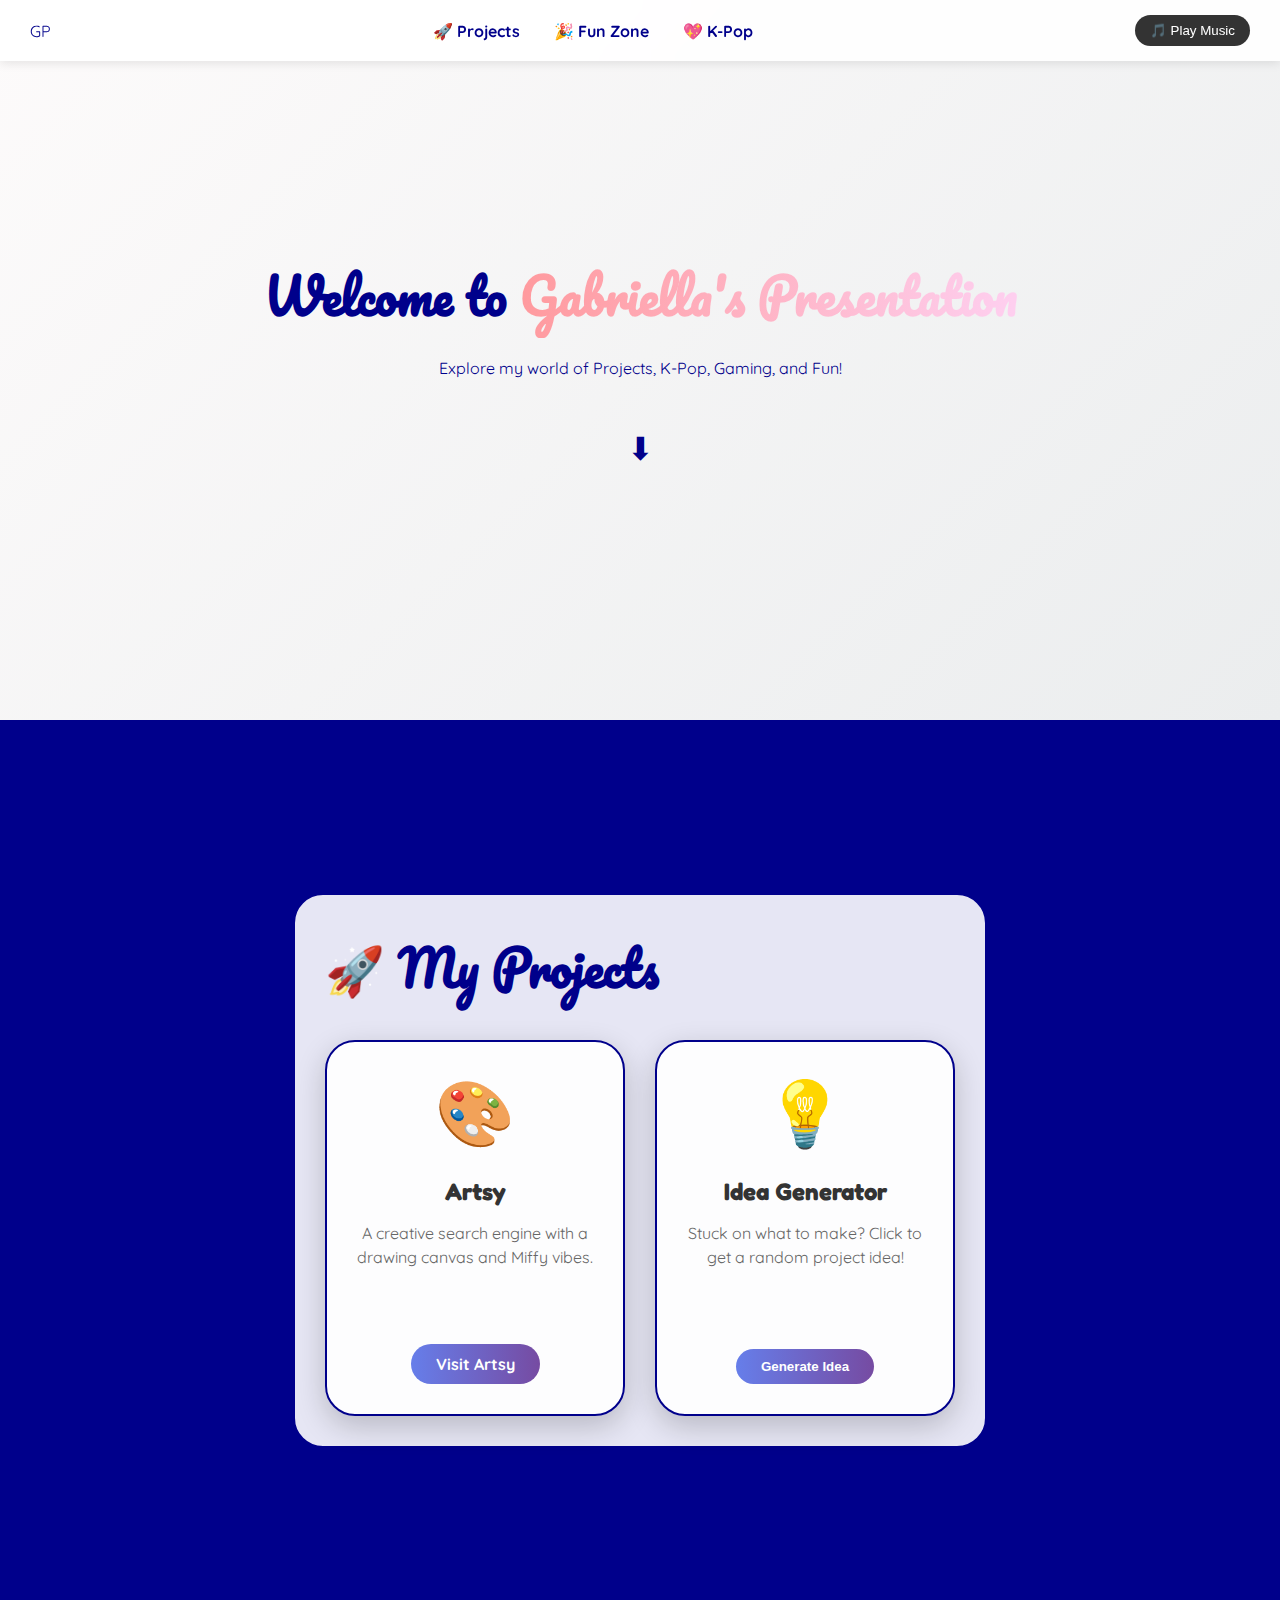
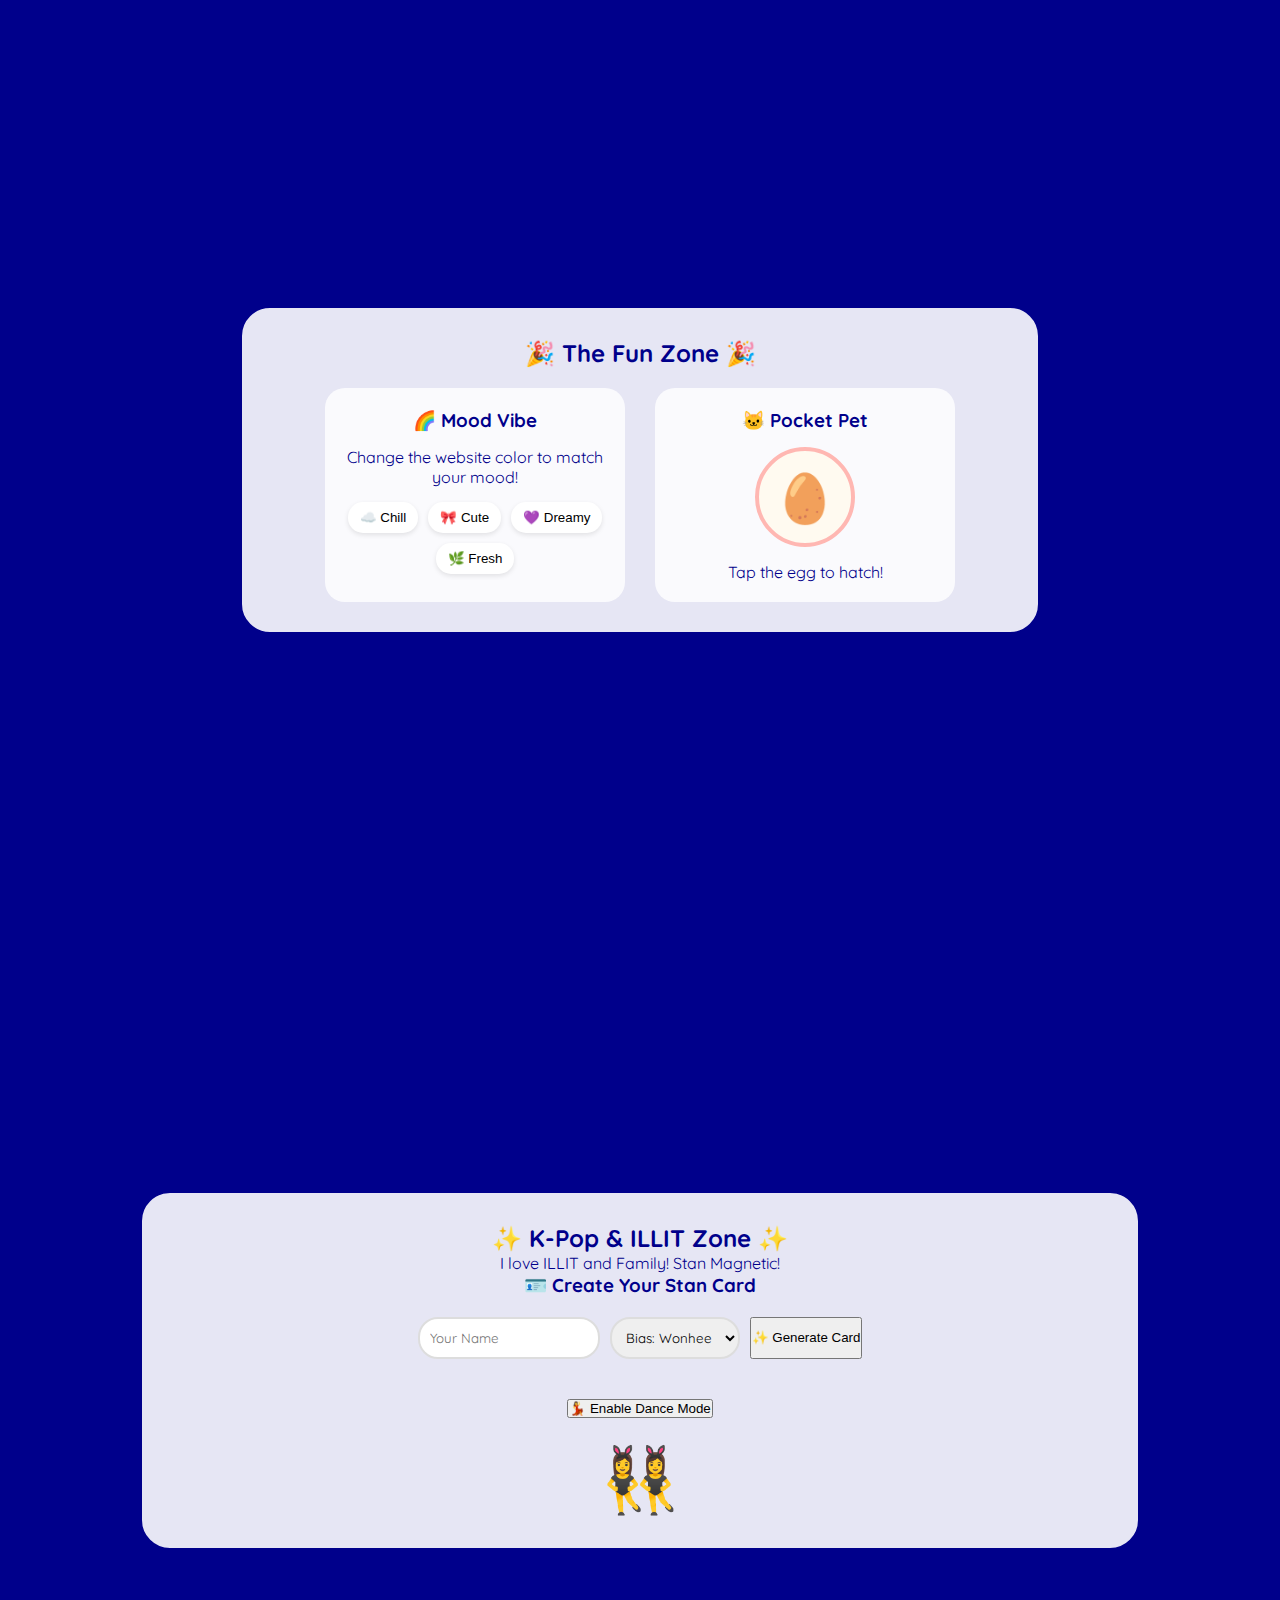
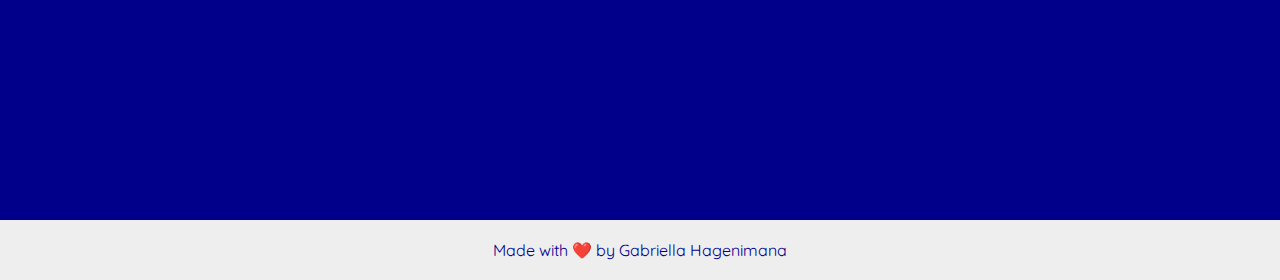
<file: index.html>
<!DOCTYPE html>
<html lang="en">

<head>
    <meta charset="UTF-8">
    <meta name="viewport" content="width=device-width, initial-scale=1.0">
    <title>Gabriella's Presentation</title>
    <link rel="stylesheet" href="gabriella.css">
    <link
        href="https://fonts.googleapis.com/css2?family=Fredoka+One&family=Orbitron:wght@500&family=Pacifico&family=Quicksand:wght@500;700&display=swap"
        rel="stylesheet">
</head>

<body>
    <nav class="sticky-nav">
        <div class="logo">GP</div>
        <div class="nav-links">
            <a href="#projects">🚀 Projects</a>
            <a href="#funzone">🎉 Fun Zone</a>
            <a href="#kpop">💖 K-Pop</a>
        </div>
        <button id="globalMusicBtn">🎵 Play Music</button>
    </nav>

    <header class="hero">
        <h1>Welcome to <span class="highlight">Gabriella's Presentation</span></h1>
        <p>Explore my world of Projects, K-Pop, Gaming, and Fun!</p>
        <div class="scroll-down">⬇</div>
    </header>

    <section id="projects" class="section projects-section">
        <div class="content">
            <h2 style="margin-bottom: 30px; font-family: 'Pacifico'; font-size: 3rem;">🚀 My Projects</h2>
            <div class="projects-grid">
                <!-- Artsy Card -->
                <div class="project-card">
                    <div class="card-icon">🎨</div>
                    <h3>Artsy</h3>
                    <p>A creative search engine with a drawing canvas and Miffy vibes.</p>
                    <a href="artsy.html" class="project-btn">Visit Artsy</a>
                </div>
                <!-- Idea Generator Card -->
                <div class="project-card">
                    <div class="card-icon">💡</div>
                    <h3>Idea Generator</h3>
                    <p>Stuck on what to make? Click to get a random project idea!</p>
                    <div id="ideaResult" style="min-height: 40px; font-weight: bold; color: #764ba2; margin: 5px 0;">
                    </div>
                    <button id="ideaBtn" class="project-btn">Generate Idea</button>
                </div>
            </div>
        </div>
    </section>

    <section id="funzone" class="section fun-section">
        <div class="content glass-card" style="max-width: 800px;">
            <h2>🎉 The Fun Zone 🎉</h2>
            <div class="fun-grid">
                <!-- Mood Switcher -->
                <div class="fun-item">
                    <h3>🌈 Mood Vibe</h3>
                    <p>Change the website color to match your mood!</p>
                    <div class="mood-btns">
                        <button class="mood-btn" data-color="linear-gradient(135deg, #fdfbfb 0%, #ebedee 100%)">☁️
                            Chill</button>
                        <button class="mood-btn" data-color="linear-gradient(135deg, #ff9a9e 0%, #fecfef 99%)">🎀
                            Cute</button>
                        <button class="mood-btn" data-color="linear-gradient(135deg, #a18cd1 0%, #fbc2eb 100%)">💜
                            Dreamy</button>
                        <button class="mood-btn" data-color="linear-gradient(135deg, #84fab0 0%, #8fd3f4 100%)">🌿
                            Fresh</button>
                    </div>
                </div>

                <!-- Virtual Pet -->
                <div class="fun-item">
                    <h3>🐱 Pocket Pet</h3>
                    <div id="petArea" class="pet-area">
                        <span id="petIcon" style="font-size: 3rem;">🥚</span>
                    </div>
                    <p id="petStatus">Tap the egg to hatch!</p>
                </div>
            </div>
        </div>
    </section>

    <section id="kpop" class="section kpop-section">
        <div class="content glass-card">
            <h2>✨ K-Pop & ILLIT Zone ✨</h2>
            <p>I love ILLIT and Family! Stan Magnetic!</p>

            <div class="illit-activity">
                <h3>🪪 Create Your Stan Card</h3>
                <div class="stan-maker">
                    <input type="text" id="stanName" placeholder="Your Name" maxlength="12">
                    <select id="stanBias">
                        <option value="Wonhee">Bias: Wonhee</option>
                        <option value="Minju">Bias: Minju</option>
                        <option value="Iroha">Bias: Iroha</option>
                        <option value="Moka">Bias: Moka</option>
                        <option value="Yunah">Bias: Yunah</option>
                        <option value="OT5">Bias: OT5</option>
                    </select>
                    <button id="generateCardBtn" class="action-btn">✨ Generate Card</button>
                </div>

                <div id="stanCardDisplay" class="stan-card hidden">
                    <div class="card-header">ILLIT STAN</div>
                    <div class="card-photo">🎀</div>
                    <div class="card-info">
                        <h4 id="cardName">Name</h4>
                        <p id="cardBias">Bias: OT5</p>
                    </div>
                    <div class="card-footer">Super Fan Verified ✅</div>
                </div>

                <button id="danceBtn" class="action-btn" style="margin-top: 20px;">💃 Enable Dance Mode</button>
                <div id="danceFloor"><span class="dancer">👯‍♀️</span></div>
            </div>
        </div>
    </section>





    <footer>
        <p>Made with ❤️ by Gabriella Hagenimana</p>
    </footer>

    <script src="gabriella.js"></script>
</body>

</html>
</file>
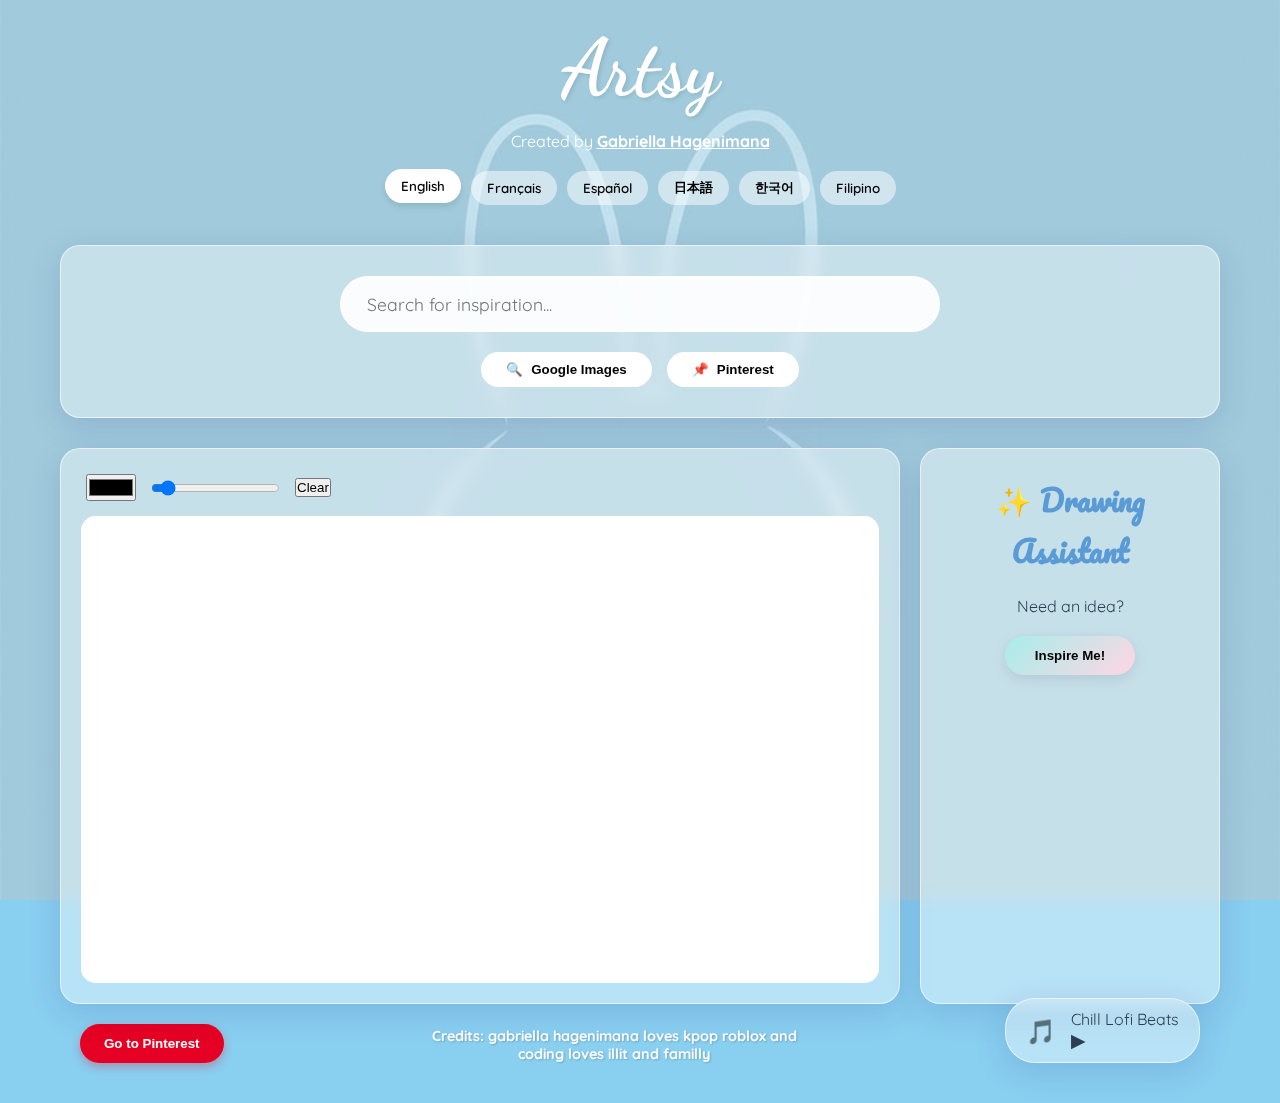
<file: artsy.html>
<!DOCTYPE html>
<html lang="en">

<head>
    <meta charset="UTF-8">
    <meta name="viewport" content="width=device-width, initial-scale=1.0">
    <title>Artsy</title>
    <link rel="stylesheet" href="style.css">
    <link
        href="https://fonts.googleapis.com/css2?family=Dancing+Script:wght@700&family=Pacifico&family=Quicksand:wght@400;500;600&display=swap"
        rel="stylesheet">
</head>

<body>
    <div class="background-overlay"></div>

    <header>
        <h1 class="logo">Artsy</h1>
        <p style="color: white; font-family: 'Quicksand'; margin-bottom: 5px;">Created by <a href="index.html"
                style="color: white; font-weight: bold; text-decoration: underline;">Gabriella Hagenimana</a></p>
        <div class="language-bar">
            <button class="lang-btn active" data-lang="en">English</button>
            <button class="lang-btn" data-lang="fr">Français</button>
            <button class="lang-btn" data-lang="es">Español</button>
            <button class="lang-btn" data-lang="jp">日本語</button>
            <button class="lang-btn" data-lang="kr">한국어</button>
            <button class="lang-btn" data-lang="ph">Filipino</button>
        </div>
    </header>

    <main>
        <div class="search-container glass-panel">
            <input type="text" id="searchInput" placeholder="Search for inspiration...">
            <div class="search-actions">
                <button id="googleBtn" class="action-btn">
                    <span class="icon">🔍</span> Google Images
                </button>
                <button id="pinterestBtn" class="action-btn">
                    <span class="icon">📌</span> Pinterest
                </button>
            </div>
        </div>

        <div class="workspace-container">
            <div class="canvas-area glass-panel">
                <div class="canvas-controls">
                    <input type="color" id="colorPicker" value="#000000">
                    <input type="range" id="brushSize" min="1" max="50" value="5">
                    <button id="clearCanvas">Clear</button>
                </div>
                <canvas id="drawingCanvas"></canvas>
            </div>

            <div class="ai-helper glass-panel">
                <h3>✨ Drawing Assistant</h3>
                <p id="aiPrompt">Need an idea?</p>
                <button id="aiMagicBtn" class="magic-btn">Inspire Me!</button>
                <div id="aiSuggestion" class="suggestion-box"></div>
            </div>
        </div>



        <footer>
            <button id="pinterestFooterBtn" class="floating-btn">
                Go to Pinterest
            </button>

            <div class="credits">
                <p>Credits: gabriella hagenimana loves kpop roblox and coding loves illit and familly</p>
            </div>

            <div class="music-player glass-panel">
                <span class="music-icon">🎵</span>
                <div class="music-info">
                    <span class="track-name">Chill Lofi Beats</span>
                    <div class="controls">
                        <button id="playPauseBtn">▶</button>
                    </div>
                </div>
            </div>
        </footer>

        <script src="script.js"></script>
</body>

</html>
</file>
<file: gabriella.css>
:root {
    --illit-pink: #FFD1DC;
    --illit-blue: #E0F7FA;
    --roblox-red: #EE3333;
    --code-dark: #1E1E1E;
    --code-green: #00FF00;
}

* {
    margin: 0;
    padding: 0;
    box-sizing: border-box;
    scroll-behavior: smooth;
}

body {
    font-family: 'Quicksand', sans-serif;
    overflow-x: hidden;
}

/* Nav */
.sticky-nav {
    position: fixed;
    top: 0;
    width: 100%;
    display: flex;
    justify-content: space-between;
    align-items: center;
    padding: 15px 30px;
    background: rgba(255, 255, 255, 0.9);
    backdrop-filter: blur(10px);
    z-index: 1000;
    box-shadow: 0 2px 10px rgba(0, 0, 0, 0.1);
}

.nav-links a,
.back-link {
    text-decoration: none;
    color: #333;
    font-weight: bold;
    margin: 0 15px;
    transition: color 0.3s;
}

.nav-links a:hover {
    color: var(--roblox-red);
}

#globalMusicBtn {
    background: #333;
    color: white;
    border: none;
    padding: 8px 15px;
    border-radius: 20px;
    cursor: pointer;
}

/* Hero */
.hero {
    height: 80vh;
    display: flex;
    flex-direction: column;
    justify-content: center;
    align-items: center;
    background: linear-gradient(135deg, #fdfbfb 0%, #ebedee 100%);
    text-align: center;
    padding: 20px;
}

.hero h1 {
    font-size: 3rem;
    margin-bottom: 20px;
    font-family: 'Pacifico', cursive;
}

.highlight {
    background: linear-gradient(to right, #ff9a9e 0%, #fecfef 99%, #fecfef 100%);
    -webkit-background-clip: text;
    -webkit-text-fill-color: transparent;
}

.scroll-down {
    margin-top: 50px;
    font-size: 2rem;
    animation: bounce 2s infinite;
}

/* Sections */
.section {
    min-height: 100vh;
    padding: 80px 20px;
    display: flex;
    justify-content: center;
    align-items: center;
}

/* K-Pop Section */
.kpop-section {
    background: linear-gradient(45deg, var(--illit-pink), var(--illit-blue));
    font-family: 'Quicksand', sans-serif;
}

.glass-card {
    background: rgba(255, 255, 255, 0.6);
    padding: 40px;
    border-radius: 30px;
    border: 2px solid white;
    text-align: center;
    max-width: 600px;
    width: 100%;
}

.dancer {
    font-size: 4rem;
    display: inline-block;
    margin-top: 20px;
    transition: transform 0.2s;
}

.dancing {
    animation: dance 1s infinite alternate;
}

@keyframes dance {
    0% {
        transform: translateY(0) rotate(-10deg);
    }

    100% {
        transform: translateY(-20px) rotate(10deg);
    }
}


/* Projects buttons animation */
.project-btn:active {
    transform: scale(0.95);
}

footer {
    text-align: center;
    padding: 20px;
    background: #eee;
}

@keyframes bounce {

    0%,
    20%,
    50%,
    80%,
    100% {
        transform: translateY(0);
    }

    40% {
        transform: translateY(-20px);
    }

    60% {
        transform: translateY(-10px);
    }
}

/* Projects Section */
.projects-section {
    background: linear-gradient(135deg, #667eea 0%, #764ba2 100%);
    flex-direction: column;
}

.projects-grid {
    display: flex;
    gap: 30px;
    flex-wrap: wrap;
    justify-content: center;
}

.project-card {
    background: white;
    border-radius: 20px;
    padding: 30px;
    width: 300px;
    text-align: center;
    box-shadow: 0 10px 30px rgba(0, 0, 0, 0.2);
    transition: transform 0.3s;
    display: flex;
    flex-direction: column;
    align-items: center;
    gap: 15px;
}

.project-card:hover {
    transform: translateY(-10px);
}

.card-icon {
    font-size: 4rem;
    margin-bottom: 10px;
}

.project-card h3 {
    font-family: 'Fredoka One', cursive;
    font-size: 1.5rem;
    color: #333;
}

.project-card p {
    color: #666;
    line-height: 1.5;
}

.project-btn {
    margin-top: auto;
    background: linear-gradient(to right, #667eea, #764ba2);
    color: white;
    text-decoration: none;
    padding: 10px 25px;
    border-radius: 25px;
    font-weight: bold;
    border: none;
    cursor: pointer;
    transition: box-shadow 0.3s;
}

.project-btn:hover {
    box-shadow: 0 5px 15px rgba(118, 75, 162, 0.4);
}

.project-btn:disabled {
    background: #ccc;
    cursor: not-allowed;
    box-shadow: none;
}

/* Stan Card Maker */
.stan-maker {
    display: flex;
    gap: 10px;
    justify-content: center;
    margin: 20px 0;
    flex-wrap: wrap;
}

.stan-active {
    display: flex !important;
    animation: popIn 0.5s cubic-bezier(0.175, 0.885, 0.32, 1.275);
}

@keyframes popIn {
    from {
        transform: scale(0.5);
        opacity: 0;
    }

    to {
        transform: scale(1);
        opacity: 1;
    }
}

.stan-card {
    background: linear-gradient(135deg, #FFD1DC, #fff);
    border: 3px solid #ff9a9e;
    border-radius: 15px;
    width: 250px;
    padding: 15px;
    margin: 20px auto;
    box-shadow: 0 10px 25px rgba(255, 154, 158, 0.4);
    display: none;
    /* Hidden by default */
    flex-direction: column;
    align-items: center;
    text-align: center;
}

.stan-card.hidden {
    display: none;
}

.card-header {
    font-family: 'Orbitron', sans-serif;
    font-weight: bold;
    color: #ff69b4;
    letter-spacing: 2px;
    margin-bottom: 10px;
    border-bottom: 2px solid #fff;
    width: 100%;
    padding-bottom: 5px;
}

.card-photo {
    width: 80px;
    height: 80px;
    background: white;
    border-radius: 50%;
    display: flex;
    align-items: center;
    justify-content: center;
    font-size: 2.5rem;
    border: 3px solid #E0F7FA;
    margin-bottom: 10px;
}

.card-info h4 {
    font-family: 'Fredoka One', cursive;
    font-size: 1.5rem;
    color: #333;
    margin-bottom: 5px;
}

.card-footer {
    margin-top: 15px;
    font-size: 0.8rem;
    color: #555;
    background: rgba(255, 255, 255, 0.5);
    padding: 5px 10px;
    border-radius: 10px;
}

input,
select {
    padding: 10px;
    border-radius: 20px;
    border: 2px solid #ddd;
    font-family: 'Quicksand';
}

/* Fun Zone */
.fun-section {
    background: url('https://www.transparenttextures.com/patterns/cubes.png'), linear-gradient(to bottom right, #FFDEE9, #B5FFFC);
}

.fun-grid {
    display: flex;
    gap: 30px;
    justify-content: center;
    flex-wrap: wrap;
    margin-top: 20px;
}

.fun-item {
    background: rgba(255, 255, 255, 0.8);
    padding: 20px;
    border-radius: 20px;
    width: 300px;
    display: flex;
    flex-direction: column;
    align-items: center;
    gap: 15px;
}

.mood-btns {
    display: flex;
    gap: 10px;
    flex-wrap: wrap;
    justify-content: center;
}

.mood-btn {
    border: none;
    padding: 8px 12px;
    border-radius: 15px;
    cursor: pointer;
    background: white;
    box-shadow: 0 2px 5px rgba(0, 0, 0, 0.1);
    transition: transform 0.2s;
}

.mood-btn:hover {
    transform: scale(1.1);
}

.pet-area {
    width: 100px;
    height: 100px;
    background: #FFFAF0;
    border-radius: 50%;
    display: flex;
    align-items: center;
    justify-content: center;
    border: 4px solid #FFB7B2;
    cursor: pointer;
    user-select: none;
}

.pet-area:active {
    transform: scale(0.9);
}
/* Pro Zone */
.pro-section {
    background: #000;
}

.pro-card {
    background: linear-gradient(135deg, #111, #222);
    color: #FFD700;
    border: 2px solid #FFD700;
    padding: 40px;
    border-radius: 20px;
    text-align: center;
    max-width: 600px;
    width: 100%;
    box-shadow: 0 0 30px rgba(255, 215, 0, 0.3);
}

.pro-card h2 {
    font-family: 'Orbitron', sans-serif;
    margin-bottom: 20px;
    text-transform: uppercase;
    letter-spacing: 2px;
}

.price-tag {
    font-size: 3rem;
    font-weight: bold;
    margin: 20px 0;
    text-shadow: 0 0 10px #FFD700;
}

.pro-features-list p {
    margin: 10px 0;
    font-size: 1.2rem;
}

.pro-btn {
    background: linear-gradient(to right, #FFD700, #FFA500);
    color: black;
    border: none;
    padding: 15px 30px;
    font-size: 1.2rem;
    font-weight: bold;
    border-radius: 30px;
    cursor: pointer;
    margin-top: 20px;
    transition: transform 0.2s, box-shadow 0.2s;
}

.pro-btn:hover {
    transform: scale(1.05);
    box-shadow: 0 0 20px #FFD700;
}

.pro-grid {
    display: flex;
    gap: 20px;
    justify-content: center;
    margin-top: 20px;
}

.pro-item {
    background: rgba(255,255,255,0.1);
    padding: 15px;
    border-radius: 10px;
    border: 1px solid #FFD700;
}

#spaceCanvas {
    background: #000;
    border: 1px solid #333;
    margin: 10px 0;
}

/* Member Zone */
.member-section {
    background: linear-gradient(135deg, #a18cd1 0%, #fbc2eb 100%);
    min-height: 80vh;
}

.user-badge {
    display: inline-block;
    padding: 5px 15px;
    border-radius: 15px;
    color: white;
    font-weight: bold;
    margin: 10px 0;
    text-transform: uppercase;
    font-size: 0.8rem;
    background: #ccc;
}

#ownerContent .pro-item {
    background: rgba(0,0,0,0.8);
    color: white;
    margin-bottom: 10px;
}
/* Cleanup: Removing Member Styles */

/* Starry Theme */
body {
    background-color: #00008B; /* Dark Blue */
    background-image: url("https://www.transparenttextures.com/patterns/stardust.png");
    color: #00008B !important; 
}

h1, h2, h3, h4, p, a, div, span {
    color: #00008B; /* Force Dark Blue Text */
}

.glass-card, .project-card, .content {
    background: rgba(255, 255, 255, 0.9);
    border: 2px solid #00008B;
    border-radius: 30px;
    padding: 30px;
    max-width: 1000px;
    margin: 0 auto;
}

.section {
    background: transparent; /* Use body star background */
}

/* Nav Link Color Override */
.nav-links a {
    color: #00008B !important;
}

/* Member Section specific */
.member-section {
    background: transparent;
}
</file>
<file: style.css>
:root {
    --primary-blue: #89CFF0;
    --dark-blue: #5B9BD5;
    --glass-bg: rgba(255, 255, 255, 0.4);
    --glass-border: rgba(255, 255, 255, 0.6);
    --text-color: #2c3e50;
    --shadow: 0 8px 32px 0 rgba(31, 38, 135, 0.15);
}

.credits {
    text-align: center;
    font-size: 0.9rem;
    font-weight: bold;
    color: white;
    text-shadow: 1px 1px 2px rgba(0, 0, 0, 0.2);
    font-family: 'Quicksand', sans-serif;
    margin: 0 15px;
    max-width: 400px;
}

* {
    margin: 0;
    padding: 0;
    box-sizing: border-box;
}

body {
    font-family: 'Quicksand', sans-serif;
    background-color: var(--primary-blue);
    background-image: url('assets/background.png');
    background-size: cover;
    background-position: center;
    background-attachment: fixed;
    color: var(--text-color);
    min-height: 100vh;
    display: flex;
    flex-direction: column;
}

.background-overlay {
    position: fixed;
    top: 0;
    left: 0;
    width: 100%;
    height: 100%;
    background: rgba(137, 207, 240, 0.3);
    /* Blue tint overlay */
    z-index: -1;
    pointer-events: none;
}

.glass-panel {
    background: var(--glass-bg);
    backdrop-filter: blur(8px);
    -webkit-backdrop-filter: blur(8px);
    border-radius: 20px;
    border: 1px solid var(--glass-border);
    box-shadow: var(--shadow);
}

/* Header & Typography */
header {
    padding: 20px;
    text-align: center;
    display: flex;
    flex-direction: column;
    align-items: center;
    gap: 15px;
}

.logo {
    font-family: 'Dancing Script', cursive;
    font-size: 5rem;
    color: white;
    text-shadow: 2px 2px 4px rgba(0, 0, 0, 0.1);
}

/* Language Bar */
.language-bar {
    display: flex;
    gap: 10px;
    flex-wrap: wrap;
    justify-content: center;
}

.lang-btn {
    background: rgba(255, 255, 255, 0.5);
    border: none;
    padding: 8px 16px;
    border-radius: 20px;
    cursor: pointer;
    font-family: 'Quicksand', sans-serif;
    font-weight: 600;
    transition: all 0.3s ease;
}

.lang-btn:hover,
.lang-btn.active {
    background: white;
    transform: translateY(-2px);
    box-shadow: 0 4px 6px rgba(0, 0, 0, 0.1);
}

/* Main Content */
main {
    flex: 1;
    padding: 20px;
    max-width: 1200px;
    margin: 0 auto;
    width: 100%;
    display: flex;
    flex-direction: column;
    gap: 30px;
}

/* Search Section */
.search-container {
    padding: 30px;
    display: flex;
    flex-direction: column;
    gap: 20px;
    align-items: center;
}

#searchInput {
    width: 100%;
    max-width: 600px;
    padding: 15px 25px;
    border-radius: 30px;
    border: 2px solid white;
    background: rgba(255, 255, 255, 0.9);
    font-size: 1.1rem;
    font-family: 'Quicksand', sans-serif;
    outline: none;
}

#searchInput:focus {
    border-color: var(--dark-blue);
}

.search-actions {
    display: flex;
    gap: 15px;
}

.action-btn {
    padding: 10px 25px;
    border-radius: 25px;
    border: none;
    background: white;
    cursor: pointer;
    font-weight: 600;
    display: flex;
    align-items: center;
    gap: 8px;
    transition: transform 0.2s;
}

.action-btn:hover {
    transform: scale(1.05);
}

/* Workspace (Canvas + AI) */
.workspace-container {
    display: grid;
    grid-template-columns: 1fr 300px;
    gap: 20px;
    height: 500px;
}

@media (max-width: 768px) {
    .workspace-container {
        grid-template-columns: 1fr;
        height: auto;
    }

    .canvas-area {
        height: 400px;
    }
}

.canvas-area {
    padding: 20px;
    display: flex;
    flex-direction: column;
    gap: 10px;
}

.canvas-controls {
    display: flex;
    gap: 15px;
    align-items: center;
    padding: 5px;
}

#drawingCanvas {
    flex: 1;
    background: white;
    border-radius: 15px;
    cursor: crosshair;
    width: 100%;
    height: 100%;
    touch-action: none;
}

.ai-helper {
    padding: 25px;
    display: flex;
    flex-direction: column;
    align-items: center;
    text-align: center;
    gap: 20px;
}

.ai-helper h3 {
    font-family: 'Pacifico', cursive;
    font-size: 1.8rem;
    color: var(--dark-blue);
}

.magic-btn {
    background: linear-gradient(135deg, #a8edea 0%, #fed6e3 100%);
    border: none;
    padding: 12px 30px;
    border-radius: 25px;
    font-weight: bold;
    cursor: pointer;
    transition: transform 0.3s;
    box-shadow: 0 4px 15px rgba(0, 0, 0, 0.1);
}

.magic-btn:hover {
    transform: scale(1.05) rotate(2deg);
}

.suggestion-box {
    margin-top: 10px;
    font-style: italic;
    font-size: 1.2rem;
    min-height: 60px;
    display: flex;
    align-items: center;
    justify-content: center;
    color: #555;
}

/* Footer & Music */
footer {
    padding: 20px;
    display: flex;
    justify-content: space-between;
    align-items: flex-end;
}

.floating-btn {
    background: #E60023;
    /* Pinterest Red */
    color: white;
    border: none;
    padding: 12px 24px;
    border-radius: 30px;
    font-weight: bold;
    cursor: pointer;
    box-shadow: 0 4px 10px rgba(230, 0, 35, 0.3);
    transition: transform 0.2s;
}

.floating-btn:hover {
    transform: translateY(-3px);
}

.music-player {
    padding: 10px 20px;
    border-radius: 30px;
    display: flex;
    align-items: center;
    gap: 15px;
}

.music-icon {
    font-size: 1.5rem;
    animation: bounce 2s infinite;
}

@keyframes bounce {

    0%,
    100% {
        transform: translateY(0);
    }

    50% {
        transform: translateY(-5px);
    }
}

.controls button {
    background: none;
    border: none;
    font-size: 1.2rem;
    cursor: pointer;
    color: var(--text-color);
}
</file>
